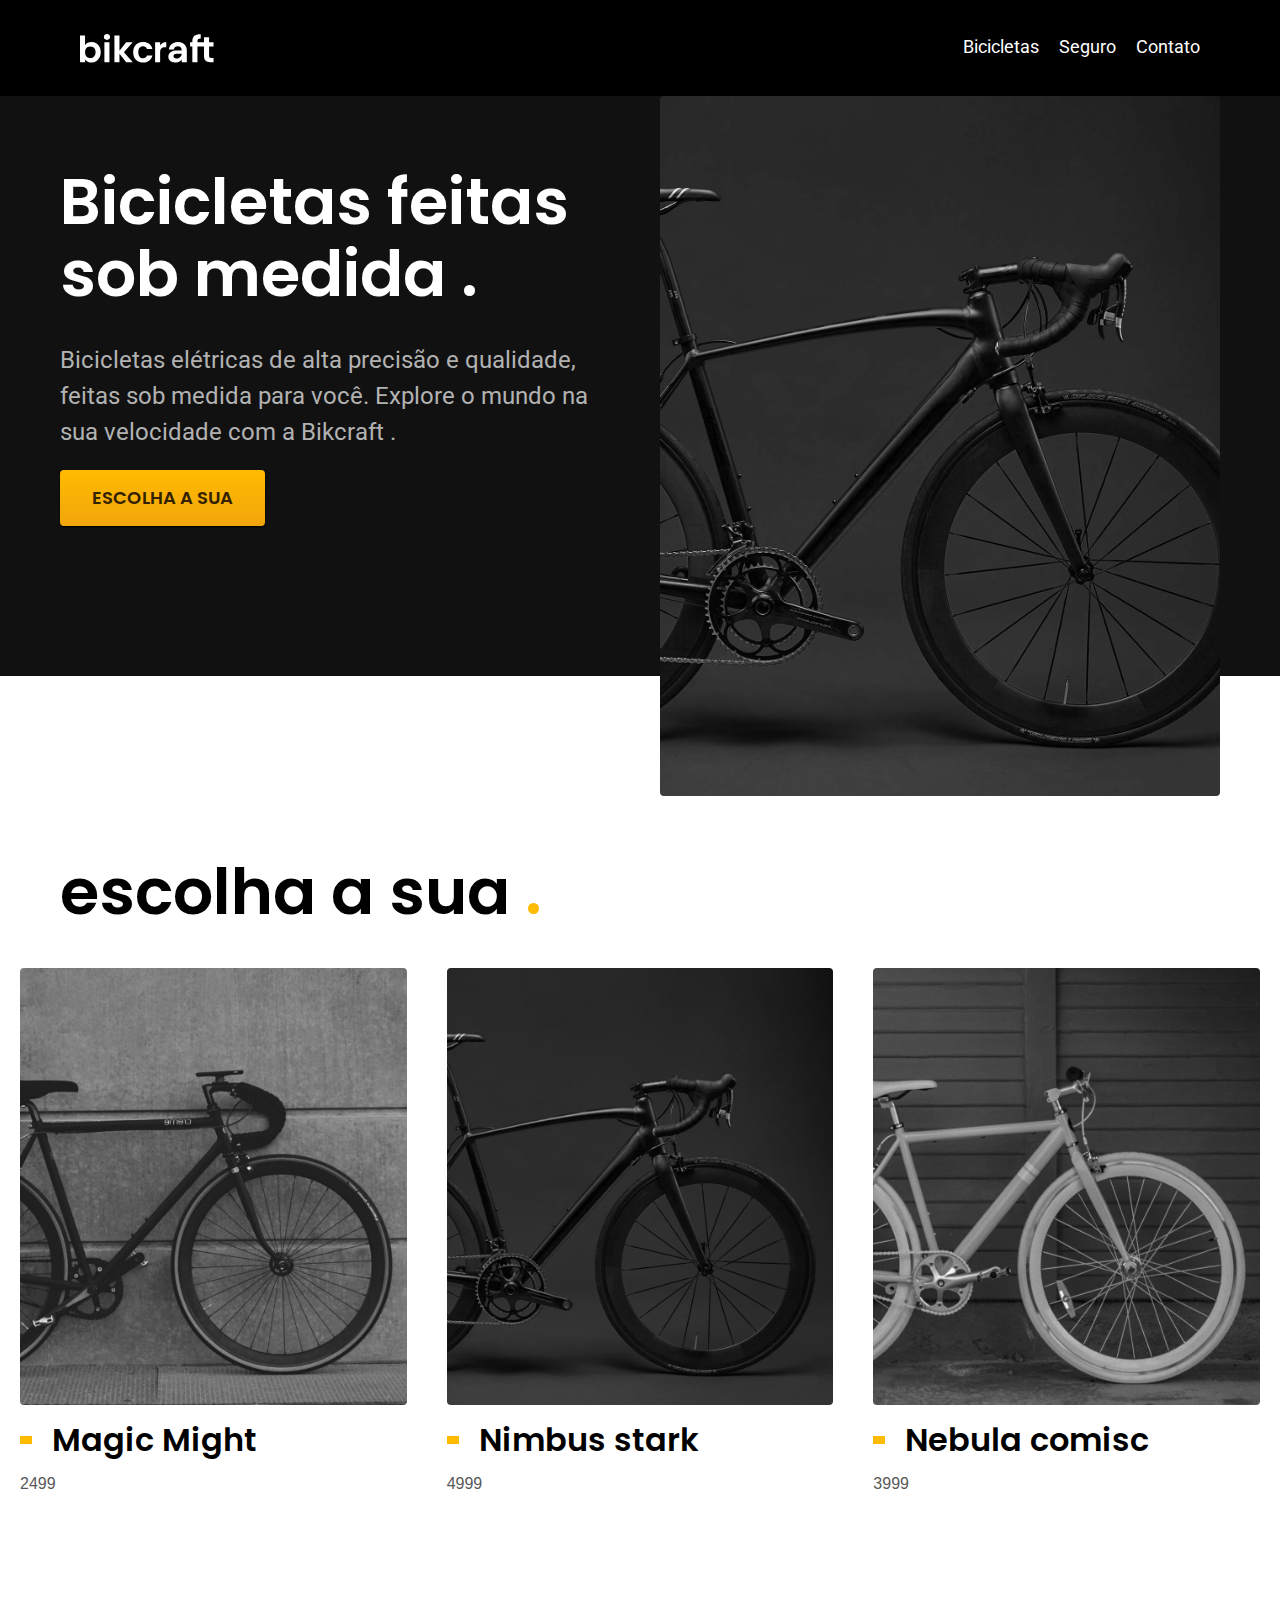
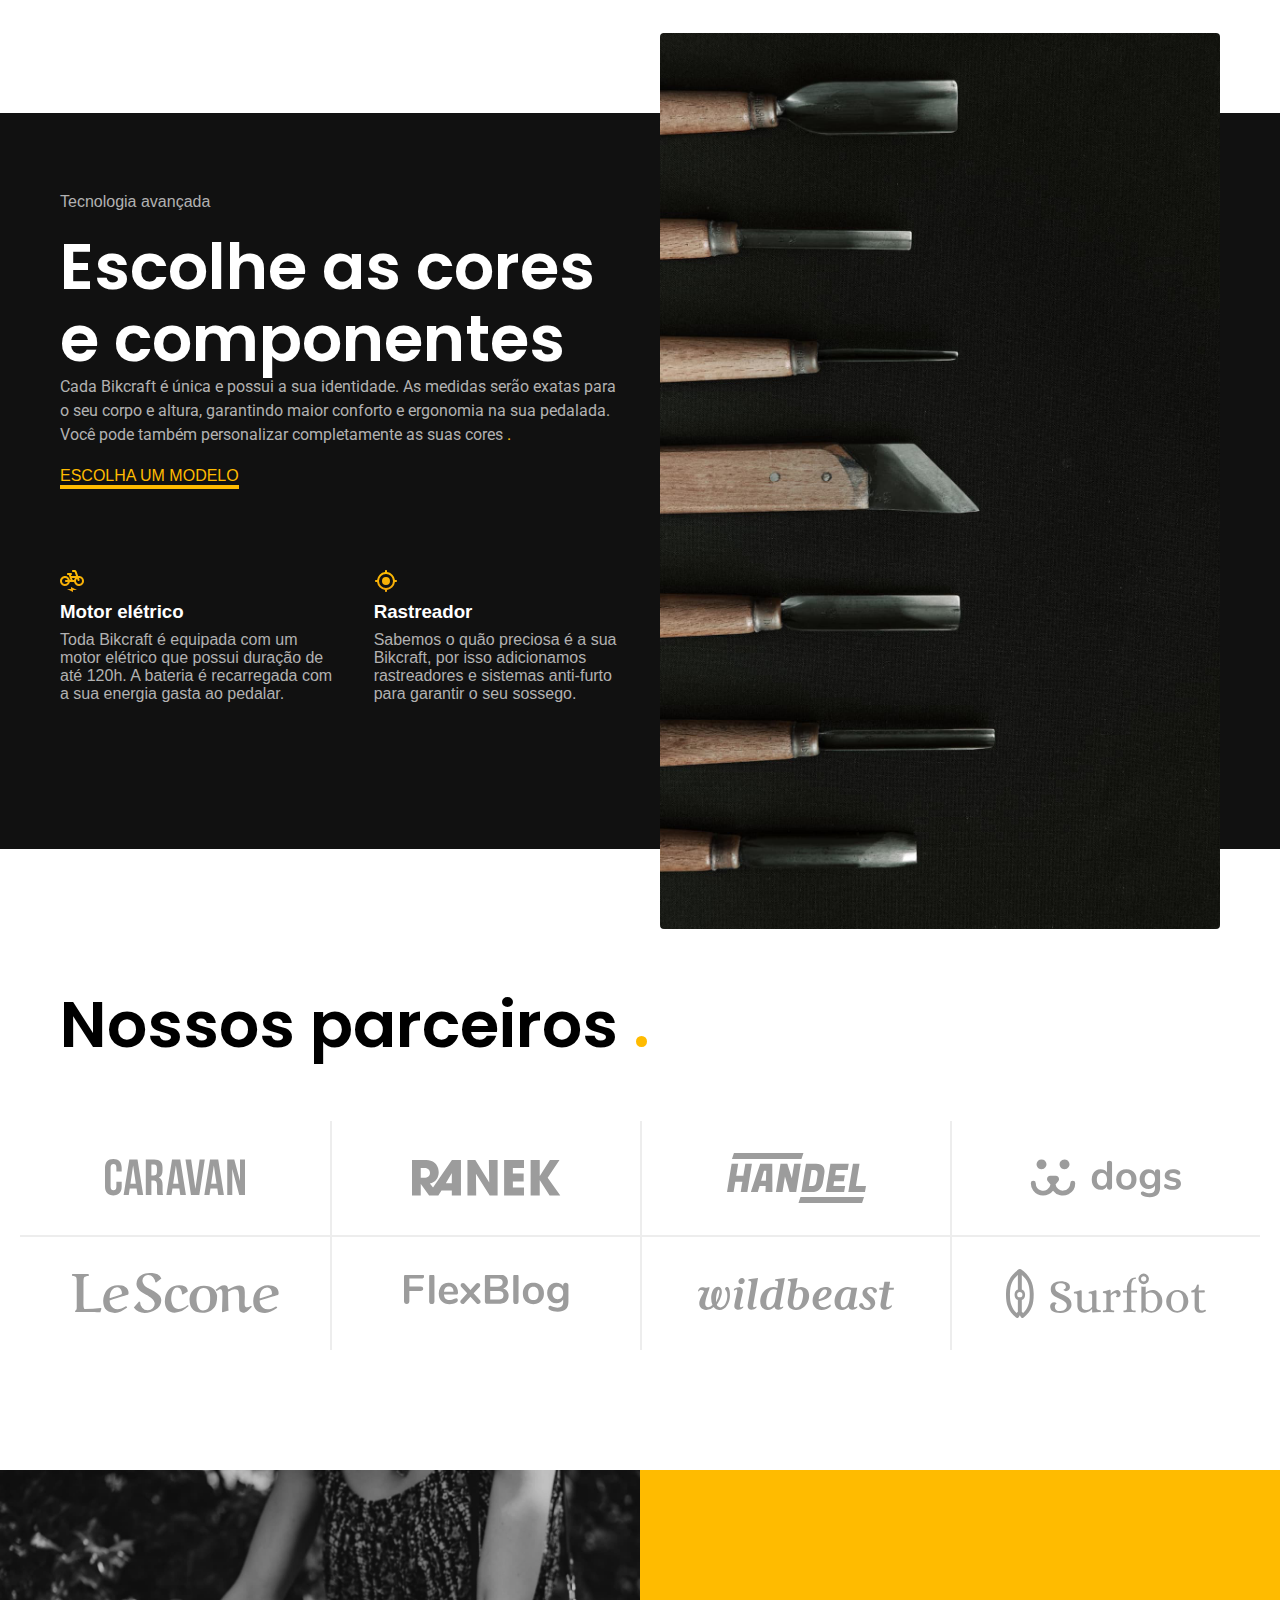
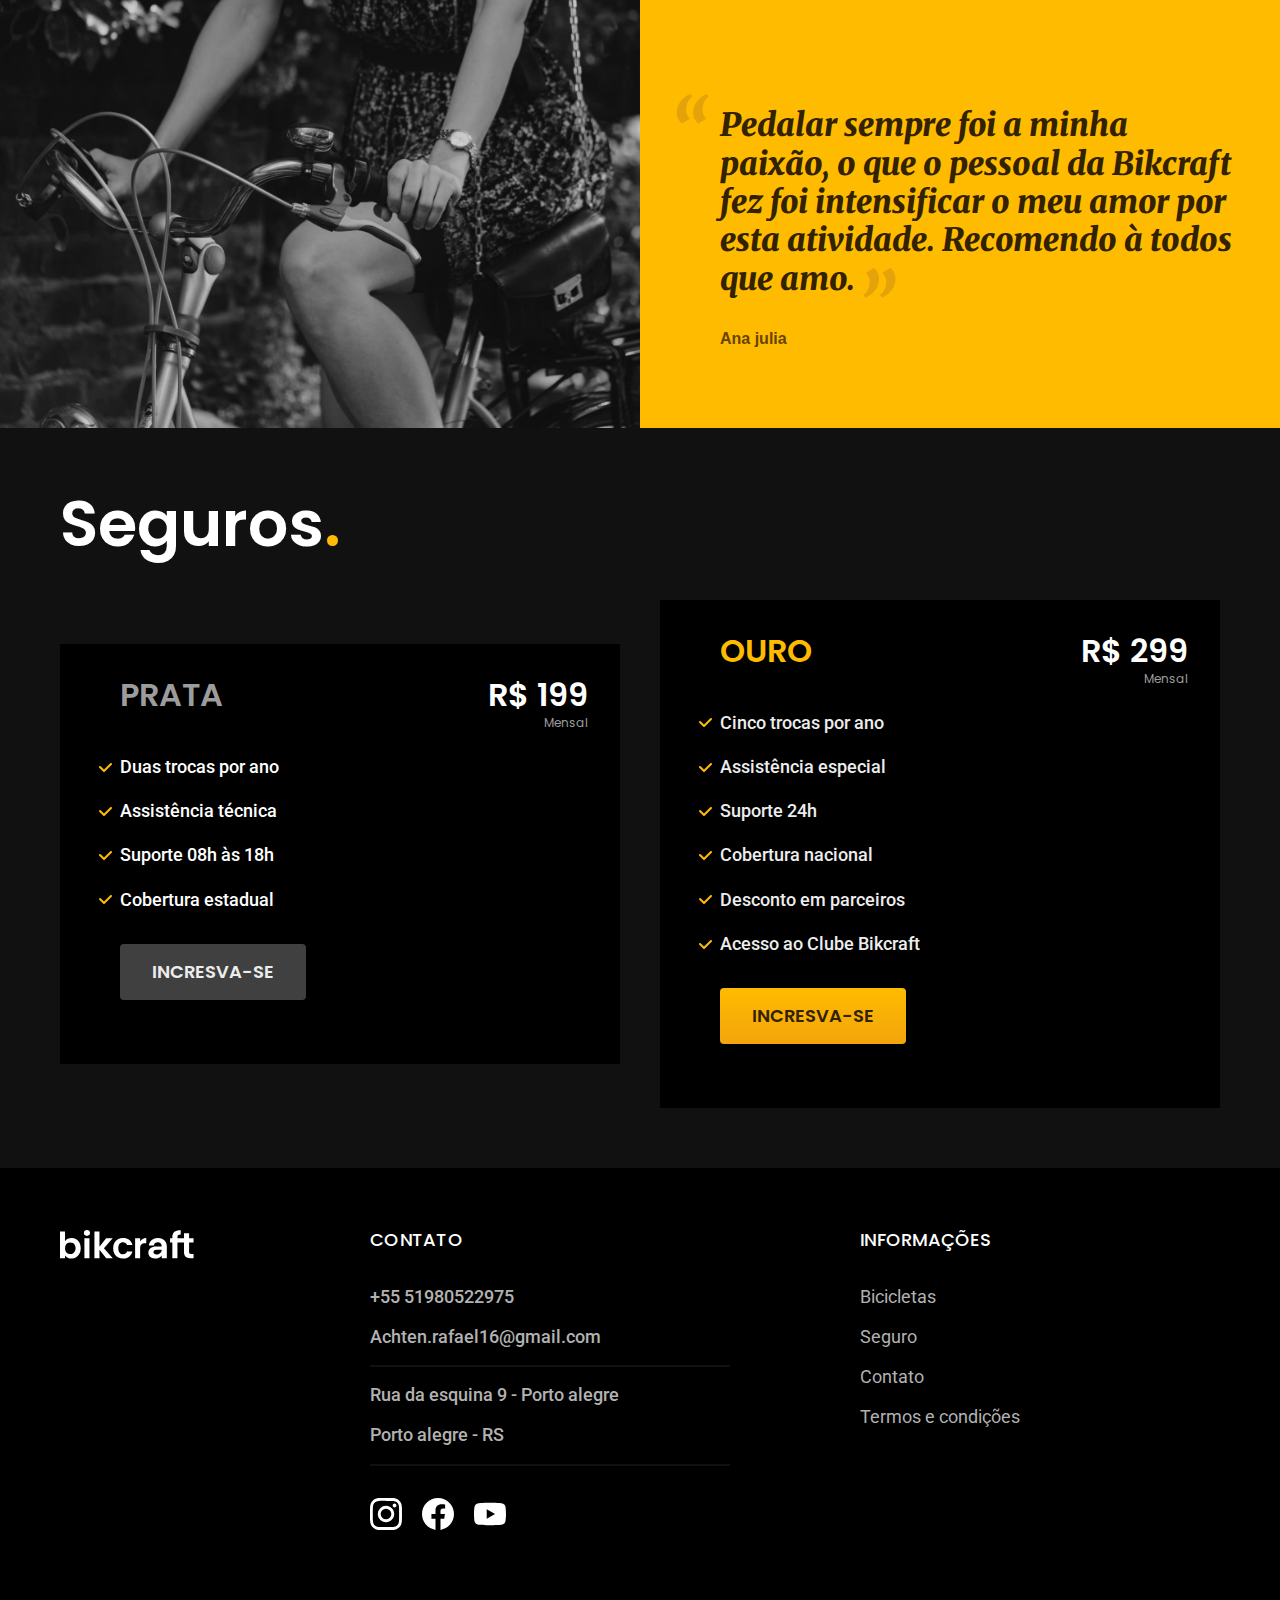
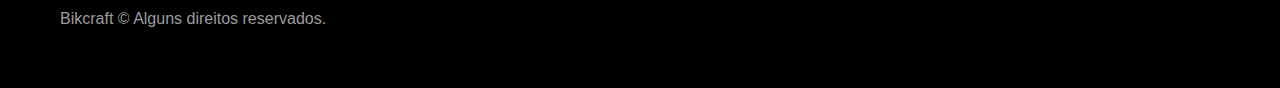
<file: index.html>
<!DOCTYPE html>
<html lang="pt-br">

<head>
    <meta charset="UTF-8">
    <meta http-equiv="X-UA-Compatible" content="IE=edge">
    <meta name="viewport" content="width=device-width, initial-scale=1.0">
    <title>Bikecraft - Bicicletas elétricas</title>
    <link rel="preconnect" href="https://fonts.googleapis.com">
    <link rel="preconnect" href="https://fonts.gstatic.com" crossorigin>
    <link href="https://fonts.googleapis.com/css2?family=Merriweather:ital,wght@1,900&family=Poppins:wght@400;500;600;700&family=Roboto:wght@400;500;700&display=swap" rel="stylesheet">



    <link rel="stylesheet" href="./css/style.css">
    <link rel="stylesheet" href="/bicicletas/bicicletas-lista.css">
</head>

<body>
    <header class="header-bg">
        <div class="header container">
            <a href="./"> <img src="./imgs/bikcraft.svg" alt="Bikecraft"> </a>

            <nav area-label="primaria">
                <ul class="header-menu  font-1-m">
                    <li>
                        <a href="/bicletas.html">Bicicletas</a>
                        <a href="/seguros.html">Seguro</a>
                        <a href="/bicletas.html">Contato</a>
                    </li>
                </ul>
            </nav>
        </div>
    </header>


    <main class="introducao-bg">
        <div class="introducao container">
            <div class="introducao-conteudo">
                <h1 class="font-1-xxl cor-0">Bicicletas feitas sob medida<span> . </span></h1>
                <p class="font-2-l cor-5">Bicicletas elétricas de alta precisão e qualidade, feitas sob medida para você. Explore o mundo na sua velocidade com a Bikcraft .
                </p>
                <a href="./bike.html" class="botao">Escolha a sua</a>
            </div>
            <div class="bikezin">
                <img src="./imgs/intro.jpg" alt="bike preta e.etrica">
            </div>
        </div>
    </main>

    <article class="bicicleta-lista">
        <h2 class=" container font-1-xxl "> escolha a sua <span class=" cor-p1"> .</span> </h2>
        <ul class="bicicleta-lista1">
            <li>
                <a href="./bicicletas/magic.html">
                    <img src="./imgs/magic-home.jpg" alt="bicicletapreta">
                    <h3 class="font-1-xl">Magic Might</h3>
                    <span class="font-2m cor-8">2499</span>
                </a>
            </li>
            <li>
                <a href="./bicicletas/magic.html">
                    <img src="./imgs/nimbus-home.jpg" alt="bicicletapreta">
                    <h3 class="font-1-xl">Nimbus stark</h3>
                    <span class="font-2m cor-8">4999 </span>
                </a>
            </li>
            <li>
                <a href="./bicicletas/magic.html">
                    <img src="./imgs/nebula-home.jpg" alt="bicicletapreta">
                    <h3 class="font-1-xl">Nebula comisc</h3>
                    <span class="font-2m cor-8">3999</span>
                </a>
            </li>
        </ul>
    </article>

    <article class="tecnologia-bg">
        <div class="tecnologia container">
            <div class="tecnologia-conteudo">
                <span class="font 2-l-b cor-5">Tecnologia avançada</span>
                <h2 class="font-1-xxl cor-0">Escolhe as cores e componentes</h2>
                <p class="font-2-l cor-5">Cada Bikcraft é única e possui a sua identidade. As medidas serão exatas para o seu corpo e altura, garantindo maior conforto e ergonomia na sua pedalada. Você pode também personalizar completamente as suas cores<span class="cor-p1"> .</span></p>
                <a href="./bicletas.html" class="link">Escolha um modelo</a>


                <div class="tecnologia-vantagens">
                    <div class="img1">
                        <img src="./imgs/eletrica.svg">
                        <h3 class="font-1m cor-0">Motor elétrico</h3>
                        <p class=" cor-5">Toda Bikcraft é equipada com um motor elétrico que possui duração de até 120h. A bateria é recarregada com a sua energia gasta ao pedalar.</p>
                    </div>

                    <div class="img1">
                        <img src="./imgs/rastreador.svg">
                        <h3 class="font-1m cor-0">Rastreador</h3>
                        <p class=" cor-5">Sabemos o quão preciosa é a sua Bikcraft, por isso adicionamos rastreadores e sistemas anti-furto para garantir o seu sossego.</p>

                    </div>
                </div>
            </div>
            <div class="tecnologia-imagem">
                <img src="/imgs/tecnologia.jpg" alt="faquinha cinza">
            </div>
        </div>
    </article>

    <section class="parceiros" aria-label="Nossos parceiros">
        <h2 class="container font-1-xxl">Nossos parceiros <span class="cor-p1">.</span></h2>
        <ul>
            <li><img src="./imgs/caravan.svg"> </li>
            <li><img src="./imgs/ranek.svg"> </li>
            <li><img src="./imgs/handel.svg"> </li>
            <li><img src="./imgs/dogs.svg"> </li>
            <li><img src="./imgs/lescone.svg"> </li>
            <li><img src="./imgs/flexblog.svg"> </li>
            <li><img src="./imgs/wildbeast.svg"> </li>
            <li><img src="./imgs/surfbot.svg"> </li>
        </ul>
    </section>


    <section class="depoimento" aria-label="Depoimento">
        <div>
            <img src="./imgs/depoimento.jpg">
        </div>
        <div class="depoimento-conteudo">
            <blockquote class="font-1-xl cor-p5">
                <p>Pedalar sempre foi a minha paixão, o que o pessoal da Bikcraft fez foi intensificar o meu amor por esta atividade. Recomendo à todos que amo.</p>
            </blockquote>
            <span class="font-1-m-b cor-p4">Ana julia</span>
        </div>
    </section>


    <article class="seguros-bg">
        <div class="seguros container">
            <h2 class="font-1-xxl cor-0">Seguros<span class="cor-p1">.</span></h2>
            <div class="seguros-item">
                <h3 class="font-1-xl cor-6">PRATA</h3>
                <span class="font-1-xl cor-0">R$ 199 <span class="font-1-xs cor-6">Mensal</span> </span>
                <ul class="font-2-m cor-0">
                    <li> Duas trocas por ano </li>
                    <li> Assistência técnica </li>
                    <li> Suporte 08h às 18h</li>
                    <li>Cobertura estadual</li>
                </ul>
                <a class="botao-secundario" href="./orcamento.html">Incresva-se</a>
            </div>
            <div class="seguros-item">

                <h3 class="font-1-xl cor-p1">OURO</h3>
                <span class="font-1-xl cor-0">R$ 299 <span class="font-1-xs cor-6">Mensal</span> </span>
                <ul class="font-2-m cor-2">
                    <li> Cinco trocas por ano </li>
                    <li> Assistência especial </li>
                    <li> Suporte 24h</li>
                    <li>Cobertura nacional</li>
                    <li>Desconto em parceiros</li>
                    <li>Acesso ao Clube Bikcraft</li>
                </ul>
                <a href="./orcamento.html" class="botao">Incresva-se</a>
            </div>
        </div>
    </article>

    <footer class="footer-bg">
        <div class="footer container">
            <img src="/imgs/bikcraft.svg">
            <div class="footer-contato">
                <h3 class="font-2-l-b cor-0">Contato</h3>
                <ul class="font-2-m cor-5">
                    <li> <a href="tel:+5551980522975">+55 51980522975</a></li>
                    <li> <a href="mailto:Achten.rafael16@gmail.com">Achten.rafael16@gmail.com</a></li>
                    <li>Rua da esquina 9 - Porto alegre</li>
                    <li>Porto alegre - RS</li>
                </ul>

                <div class="footer-redes">
                    <a href="./">
                        <img src="/imgs/instagram.svg">
                    </a>
                    <a href="./">
                        <img src="/imgs/facebook.svg">
                    </a>
                    <a href="./">
                        <img src="/imgs/youtube.svg">
                    </a>
                </div>
            </div>
            <div class="footer-informações">
                <h3 class="font-2-l-b cor-0">Informações</h3>
                <nav>
                    <ul class="font-1-m cor-5">
                        <li> <a href="./bicicletas.html">Bicicletas</a> </li>
                        <li> <a href="./seguro.html">Seguro</a> </li>
                        <li> <a href="./contato.html">Contato</a> </li>
                        <li> <a href="./termos.html">Termos e condições</a> </li>
                    </ul>
                </nav>
            </div>
            <p class="paragrafo font-2m cor-6">Bikcraft © Alguns direitos reservados.</p>
        </div>


    </footer>
</body>

</html>
</file>
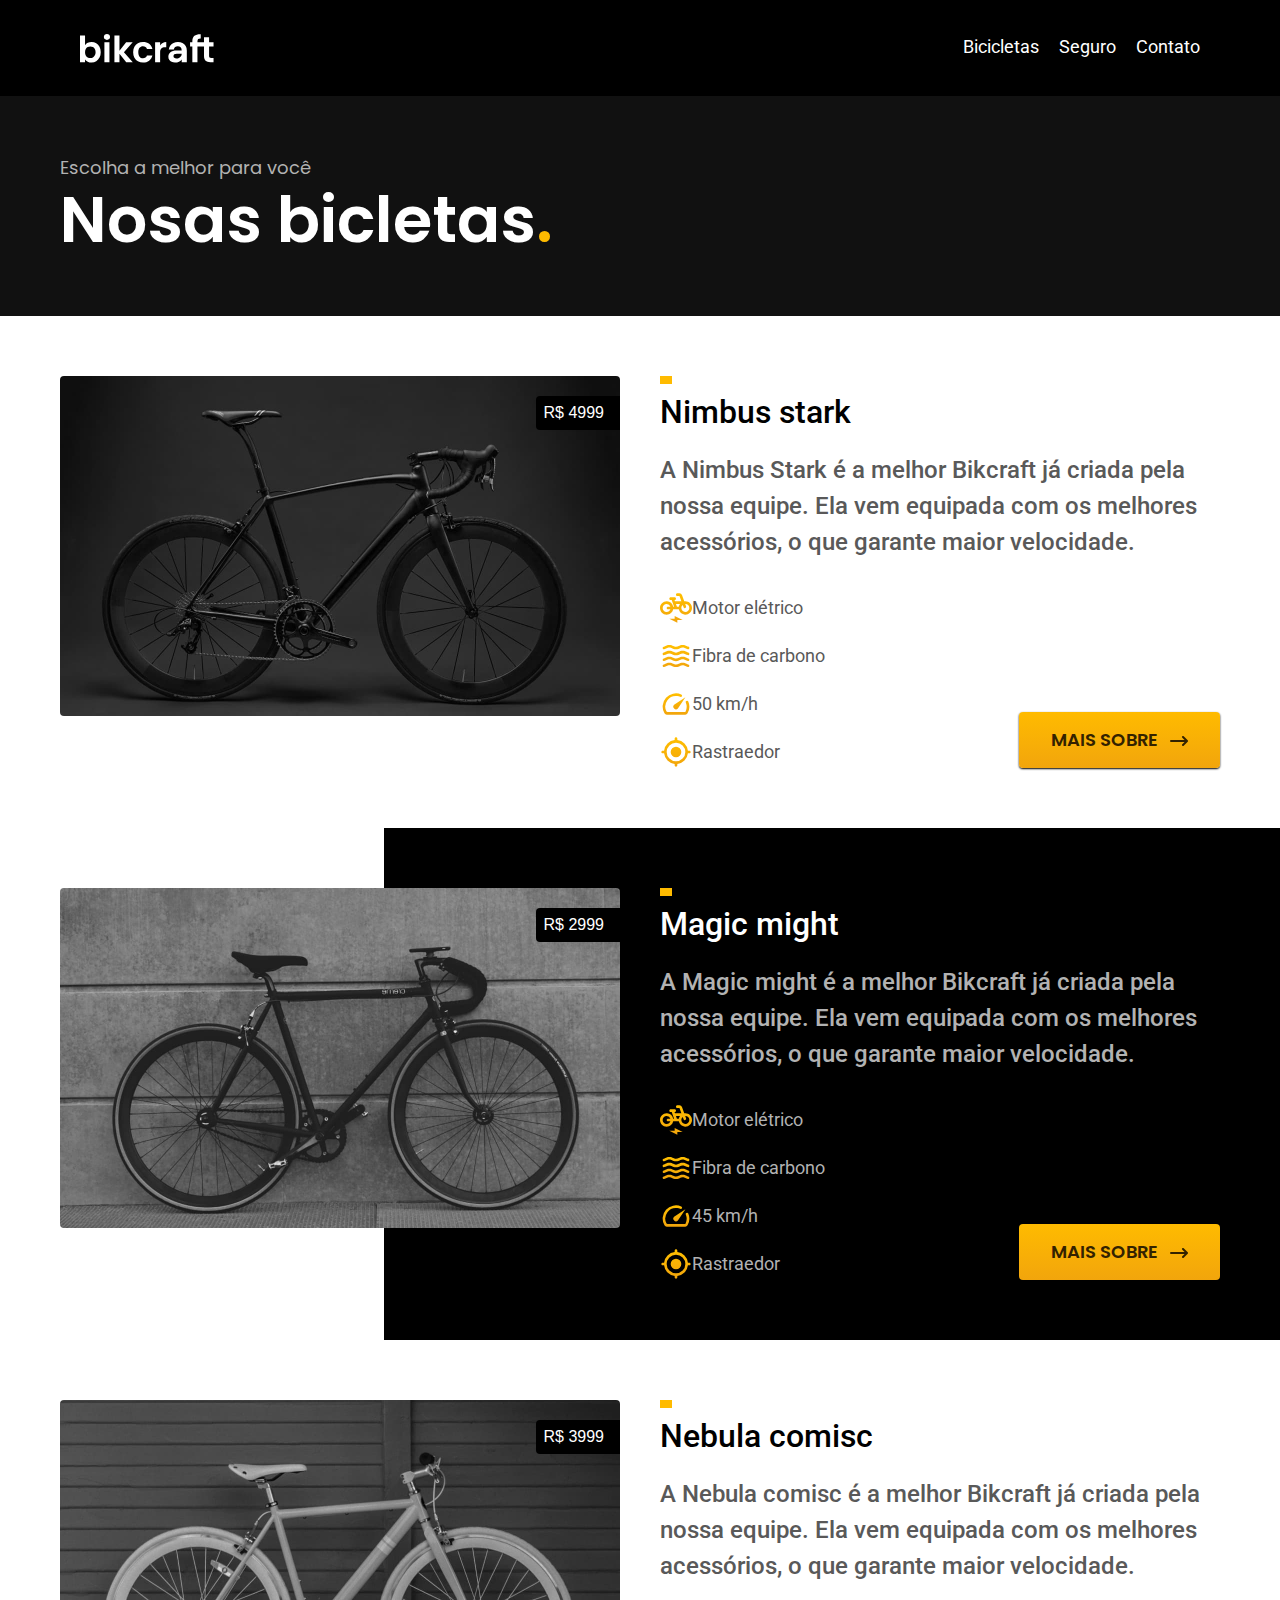
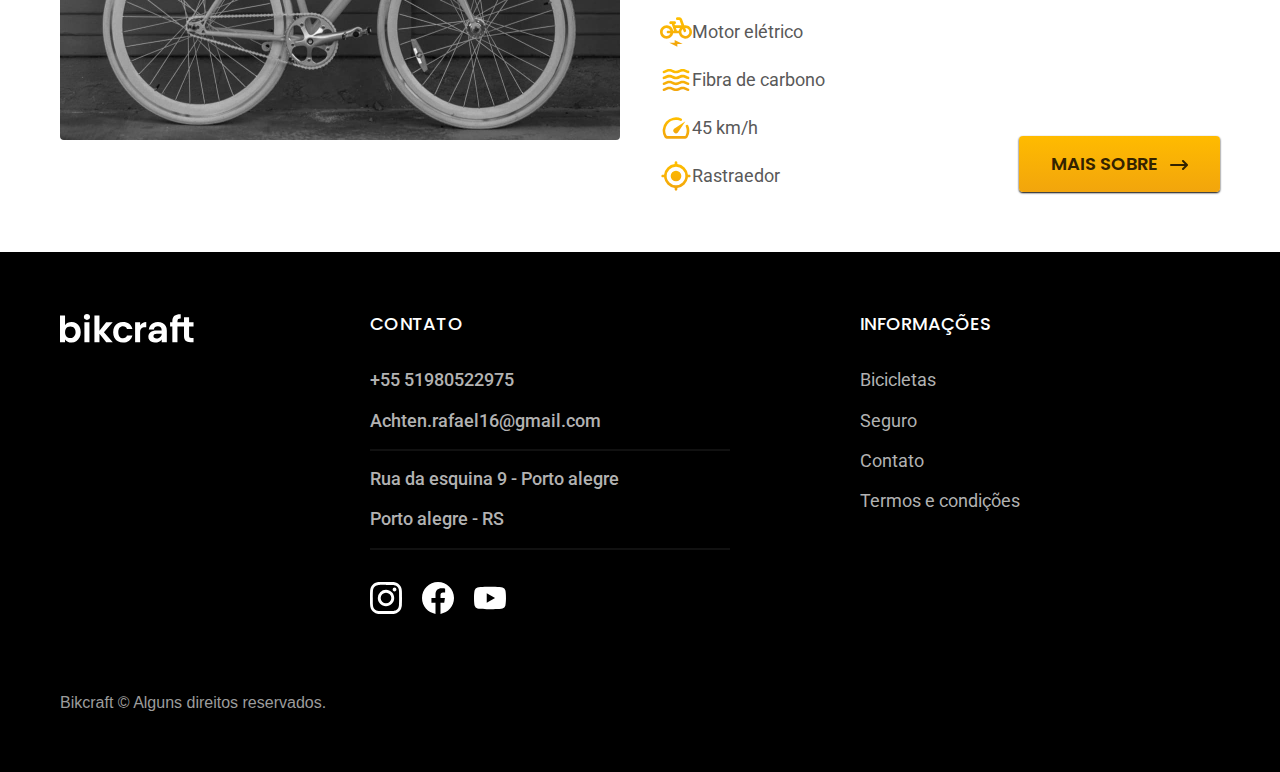
<file: bicletas.html>
<!DOCTYPE html>
<html lang="pt-br">

<head>
    <meta charset="UTF-8">
    <meta http-equiv="X-UA-Compatible" content="IE=edge">
    <meta name="viewport" content="width=device-width, initial-scale=1.0">
    <title>Bicletas</title>
    <link rel="preconnect" href="https://fonts.googleapis.com">
    <link rel="preconnect" href="https://fonts.gstatic.com" crossorigin>
    <link href="https://fonts.googleapis.com/css2?family=Merriweather:ital,wght@1,900&family=Poppins:wght@400;500;600;700&family=Roboto:wght@400;500;700&display=swap" rel="stylesheet">



    <link rel="stylesheet" href="./css/style.css">
    <link rel="stylesheet" href="/bicicletas/bicicletas-lista.css">
</head>

<body id="bicletas">
    <header class="header-bg">
        <div class="header container">
            <a href="./"> <img src="./imgs/bikcraft.svg" alt="Bikecraft"> </a>

            <nav area-label="primaria">
                <ul class="header-menu  font-1-m">
                    <li>
                        <a href="/bicletas.html">Bicicletas</a>
                        <a href="/seguros.html">Seguro</a>
                        <a href="./bike.html">Contato</a>
                    </li>
                </ul>
            </nav>
        </div>
    </header>



    <main>
        <div class="titulo-bg">
            <div class="titulo container">
                <p class="font-2-l-b cor-5">Escolha a melhor para você</p>
                <h1 class="font-1-xxl cor-0"> Nosas bicletas<span class=cor-p1>.</span></h1>
            </div>
        </div>

        <div>
            <div class="bicicletas container">
                <div class="bicicletas-imagem">
                    <img src="/imgs/nimbusa.jpg">
                    <span class="font-2m cor-0"> R$ 4999</span>
                </div>
                <div class="bicicletas-conteudo">
                    <h2 class="font-2-xl">Nimbus stark</h2>
                    <p class="font-2-s cor-8">A Nimbus Stark é a melhor Bikcraft já criada pela nossa equipe. Ela vem equipada com os melhores acessórios, o que garante maior velocidade.</p>
                    <ul class="font-1-m cor-8">
                        <li> <img src="/imgs/eletrica.svg">
                            Motor elétrico </li>
                        <li> <img src="/imgs/carbono.svg">
                            Fibra de carbono </li>
                        <li> <img src="/imgs/velocidade.svg">
                            50 km/h </li>
                        <li> <img src="/imgs/rastreador.svg">
                            Rastraedor </li>
                    </ul>
                    <a class="botao seta" href="./bicletas/nimbus.html">Mais sobre</a>
                </div>
            </div>
        </div>
        <div class="bicicletas-bg">
            <div class="bicicletas container">
                <div class="bicicletas-imagem">
                    <img src="/imgs/magica.jpg">
                    <span class="font-2m cor-0"> R$ 2999</span>
                </div>
                <div class="bicicletas-conteudo">
                    <h2 class="font-2-xl cor-0">Magic might</h2>
                    <p class="font-2-s cor-5">A Magic might é a melhor Bikcraft já criada pela nossa equipe. Ela vem equipada com os melhores acessórios, o que garante maior velocidade.</p>
                    <ul class="font-1-m cor-5">
                        <li> <img src="/imgs/eletrica.svg">
                            Motor elétrico </li>
                        <li> <img src="/imgs/carbono.svg">
                            Fibra de carbono </li>
                        <li> <img src="/imgs/velocidade.svg">
                            45 km/h </li>
                        <li> <img src="/imgs/rastreador.svg">
                            Rastraedor </li>
                    </ul>
                    <a class="botao seta" href="./bicletas/magic.html">Mais sobre</a>

                </div>
            </div>
        </div>
        <div>
            <div class="bicicletas container">
                <div class="bicicletas-imagem">
                    <img src="/imgs/nebulaz.jpg">
                    <span class="font-2m cor-0"> R$ 3999</span>
                </div>
                <div class="bicicletas-conteudo">
                    <h2 class="font-2-xl">Nebula comisc</h2>
                    <p class="font-2-s cor-8">A Nebula comisc é a melhor Bikcraft já criada pela nossa equipe. Ela vem equipada com os melhores acessórios, o que garante maior velocidade.</p>
                    <ul class="font-1-m cor-8">
                        <li> <img src="/imgs/eletrica.svg">
                            Motor elétrico
                        </li>
                        <li> <img src="/imgs/carbono.svg">
                            Fibra de carbono
                        </li>
                        <li> <img src="/imgs/velocidade.svg">
                            45 km/h </li>

                        <li> <img src="/imgs/rastreador.svg">
                            Rastraedor </li>

                    </ul>

                    <a class="botao seta" href="./bicletas/nebula.html">Mais sobre</a>
                </div>
            </div>
        </div>

    </main>










    <footer class="footer-bg">
        <div class="footer container">
            <img src="/imgs/bikcraft.svg">
            <div class="footer-contato">
                <h3 class="font-2-l-b cor-0">Contato</h3>
                <ul class="font-2-m cor-5">
                    <li> <a href="tel:+5551980522975">+55 51980522975</a></li>
                    <li> <a href="mailto:Achten.rafael16@gmail.com">Achten.rafael16@gmail.com</a></li>
                    <li>Rua da esquina 9 - Porto alegre</li>
                    <li>Porto alegre - RS</li>
                </ul>

                <div class="footer-redes">
                    <a href="./">
                        <img src="/imgs/instagram.svg">
                    </a>
                    <a href="./">
                        <img src="/imgs/facebook.svg">
                    </a>
                    <a href="./">
                        <img src="/imgs/youtube.svg">
                    </a>
                </div>
            </div>
            <div class="footer-informações">
                <h3 class="font-2-l-b cor-0">Informações</h3>
                <nav>
                    <ul class="font-1-m cor-5">
                        <li> <a href="./bicicletas.html">Bicicletas</a> </li>
                        <li> <a href="./seguro.html">Seguro</a> </li>
                        <li> <a href="./contato.html">Contato</a> </li>
                        <li> <a href="./termos.html">Termos e condições</a> </li>
                    </ul>
                </nav>
            </div>
            <p class="paragrafo font-2m cor-6">Bikcraft © Alguns direitos reservados.</p>
        </div>


    </footer>
</body>

</html>
</file>
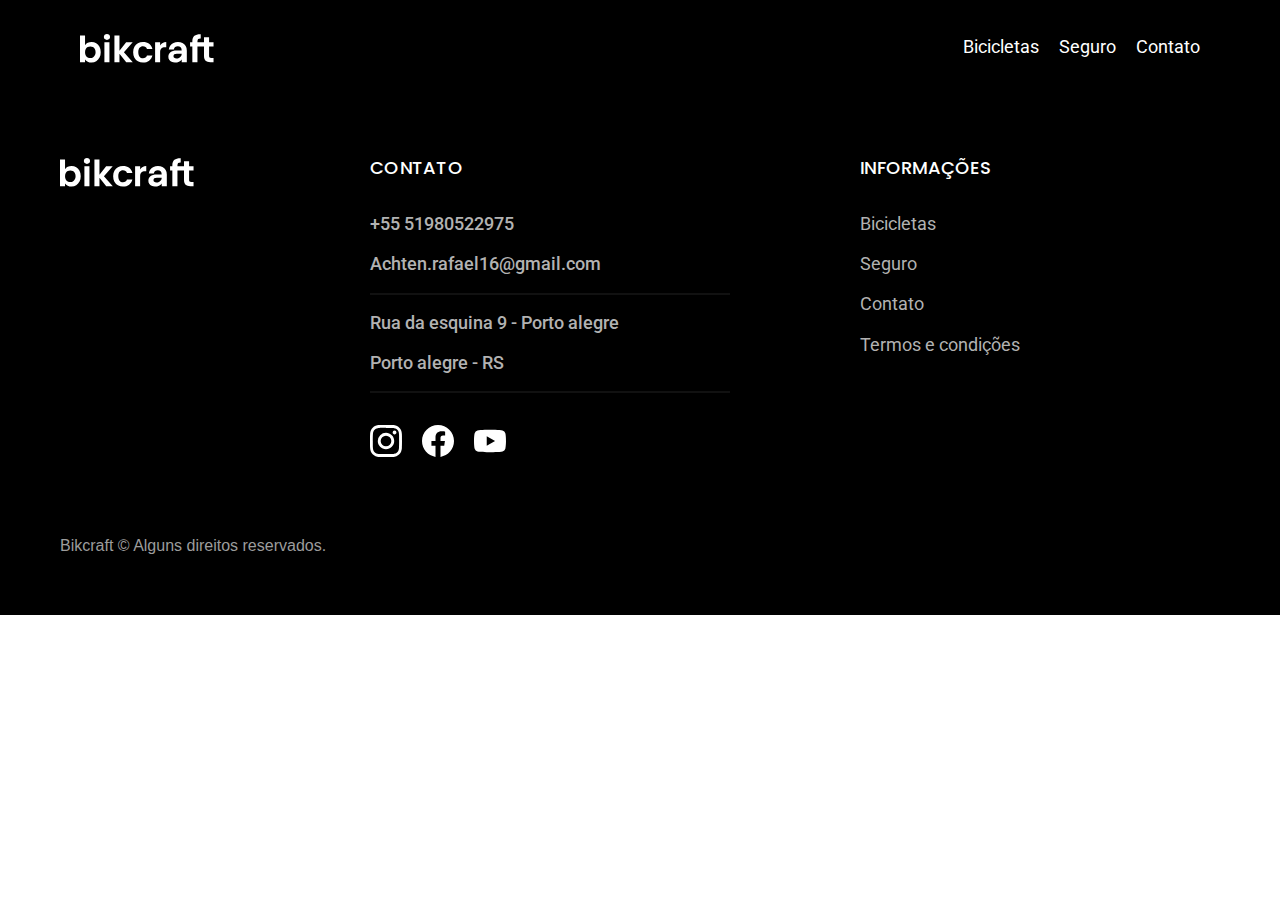
<file: seguros.html>
<!DOCTYPE html>
<html lang="pt-br">

<head>
    <meta charset="UTF-8">
    <meta http-equiv="X-UA-Compatible" content="IE=edge">
    <meta name="viewport" content="width=device-width, initial-scale=1.0">
    <title>Seguros</title>
    <link rel="preconnect" href="https://fonts.googleapis.com">
    <link rel="preconnect" href="https://fonts.gstatic.com" crossorigin>
    <link href="https://fonts.googleapis.com/css2?family=Merriweather:ital,wght@1,900&family=Poppins:wght@400;500;600;700&family=Roboto:wght@400;500;700&display=swap" rel="stylesheet">



    <link rel="stylesheet" href="./css/style.css">
    <link rel="stylesheet" href="/bicicletas/bicicletas-lista.css">
</head>

<body>
    <header class="header-bg">
        <div class="header container">
            <a href="./"> <img src="./imgs/bikcraft.svg" alt="Bikecraft"> </a>

            <nav area-label="primaria">
                <ul class="header-menu  font-1-m">
                    <li>
                        <a href="./bicletas.html">Bicicletas</a>
                        <a href="./bicletas.html">Seguro</a>
                        <a href="/bicletas.html">Contato</a>
                    </li>
                </ul>
            </nav>
        </div>
    </header>










    <footer class="footer-bg">
        <div class="footer container">
            <img src="/imgs/bikcraft.svg">
            <div class="footer-contato">
                <h3 class="font-2-l-b cor-0">Contato</h3>
                <ul class="font-2-m cor-5">
                    <li> <a href="tel:+5551980522975">+55 51980522975</a></li>
                    <li> <a href="mailto:Achten.rafael16@gmail.com">Achten.rafael16@gmail.com</a></li>
                    <li>Rua da esquina 9 - Porto alegre</li>
                    <li>Porto alegre - RS</li>
                </ul>

                <div class="footer-redes">
                    <a href="./">
                        <img src="/imgs/instagram.svg">
                    </a>
                    <a href="./">
                        <img src="/imgs/facebook.svg">
                    </a>
                    <a href="./">
                        <img src="/imgs/youtube.svg">
                    </a>
                </div>
            </div>
            <div class="footer-informações">
                <h3 class="font-2-l-b cor-0">Informações</h3>
                <nav>
                    <ul class="font-1-m cor-5">
                        <li> <a href="./bicicletas.html">Bicicletas</a> </li>
                        <li> <a href="./seguro.html">Seguro</a> </li>
                        <li> <a href="./contato.html">Contato</a> </li>
                        <li> <a href="./termos.html">Termos e condições</a> </li>
                    </ul>
                </nav>
            </div>
            <p class="paragrafo font-2m cor-6">Bikcraft © Alguns direitos reservados.</p>
        </div>


    </footer>
</body>

</html>
</file>
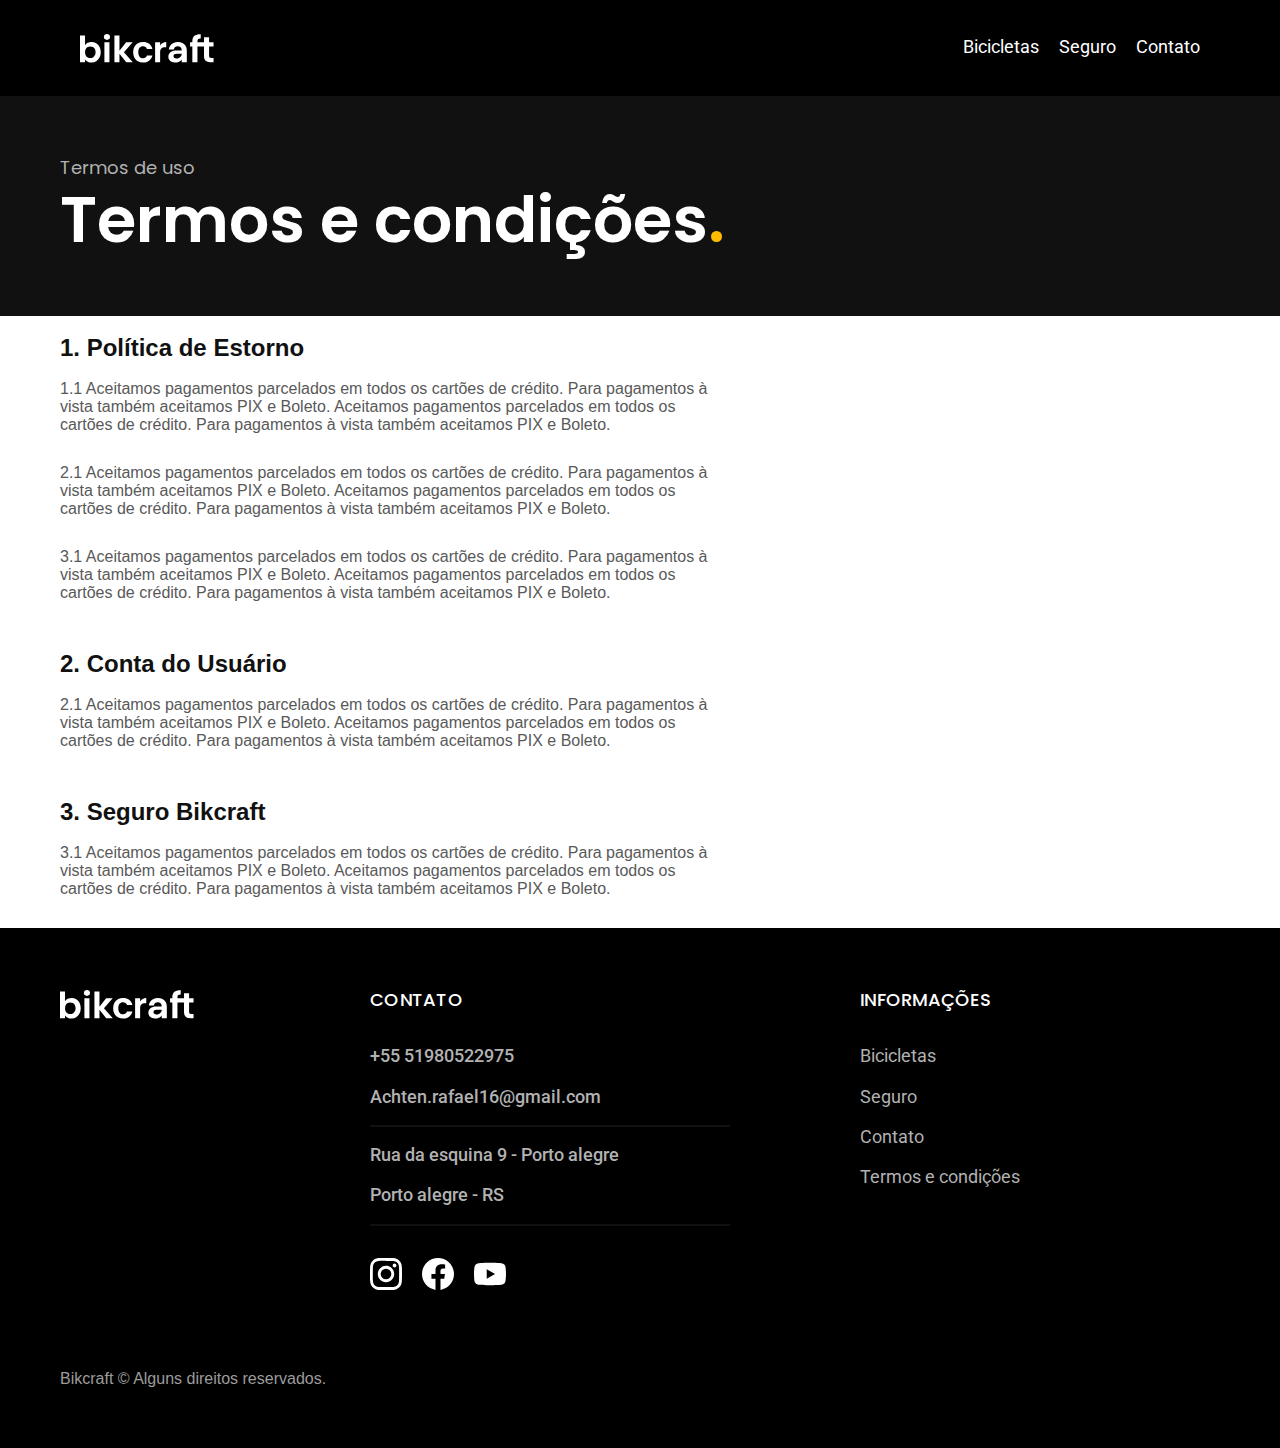
<file: termos.html>
<!DOCTYPE html>
<html lang="pt-br">

<head>
    <meta charset="UTF-8">
    <meta http-equiv="X-UA-Compatible" content="IE=edge">
    <meta name="viewport" content="width=device-width, initial-scale=1.0">
    <title>Termos e condições</title>
    <link rel="preconnect" href="https://fonts.googleapis.com">
    <link rel="preconnect" href="https://fonts.gstatic.com" crossorigin>
    <link href="https://fonts.googleapis.com/css2?family=Merriweather:ital,wght@1,900&family=Poppins:wght@400;500;600;700&family=Roboto:wght@400;500;700&display=swap" rel="stylesheet">



    <link rel="stylesheet" href="./css/style.css">
    <link rel="stylesheet" href="/bicicletas/bicicletas-lista.css">
</head>

<body>
    <header class="header-bg">
        <div class="header container">
            <a href="./"> <img src="./imgs/bikcraft.svg" alt="Bikecraft"> </a>

            <nav area-label="primaria">
                <ul class="header-menu  font-1-m">
                    <li>
                        <a href="./bicletas.html">Bicicletas</a>
                        <a href="/seguros.html">Seguro</a>
                        <a href="/bicletas.html">Contato</a>
                    </li>
                </ul>
            </nav>
        </div>
    </header>



    <main>
        <div class="titulo-bg">
            <div class="titulo container">
                <p class="font-2-l-b cor-5">Termos de uso</p>
                <h1 class="font-1-xxl cor-0"> Termos e condições<span class=cor-p1>.</span></h1>
            </div>
        </div>

        <div class="termos font-2-l-m  cor-8 container ">
            <h2 class="font-1-l cor-11">1. Política de Estorno</h2>
            <p>1.1 Aceitamos pagamentos parcelados em todos os cartões de crédito. Para pagamentos à vista também aceitamos PIX e Boleto. Aceitamos pagamentos parcelados em todos os cartões de crédito. Para pagamentos à vista também aceitamos PIX e Boleto. </p>
            <p>2.1 Aceitamos pagamentos parcelados em todos os cartões de crédito. Para pagamentos à vista também aceitamos PIX e Boleto. Aceitamos pagamentos parcelados em todos os cartões de crédito. Para pagamentos à vista também aceitamos PIX e Boleto.</p>
            <p>3.1 Aceitamos pagamentos parcelados em todos os cartões de crédito. Para pagamentos à vista também aceitamos PIX e Boleto. Aceitamos pagamentos parcelados em todos os cartões de crédito. Para pagamentos à vista também aceitamos PIX e Boleto.</p>
            <h2 class="font-1-l-b cor-11">2. Conta do Usuário</h2>
            <p>2.1 Aceitamos pagamentos parcelados em todos os cartões de crédito. Para pagamentos à vista também aceitamos PIX e Boleto. Aceitamos pagamentos parcelados em todos os cartões de crédito. Para pagamentos à vista também aceitamos PIX e Boleto.</p>
            <h2 class="font-1-l cor-11">3. Seguro Bikcraft</h2>
            <p>3.1 Aceitamos pagamentos parcelados em todos os cartões de crédito. Para pagamentos à vista também aceitamos PIX e Boleto. Aceitamos pagamentos parcelados em todos os cartões de crédito. Para pagamentos à vista também aceitamos PIX e Boleto.</p>
        </div>
    </main>










    <footer class="footer-bg">
        <div class="footer container">
            <img src="/imgs/bikcraft.svg">
            <div class="footer-contato">
                <h3 class="font-2-l-b cor-0">Contato</h3>
                <ul class="font-2-m cor-5">
                    <li> <a href="tel:+5551980522975">+55 51980522975</a></li>
                    <li> <a href="mailto:Achten.rafael16@gmail.com">Achten.rafael16@gmail.com</a></li>
                    <li>Rua da esquina 9 - Porto alegre</li>
                    <li>Porto alegre - RS</li>
                </ul>

                <div class="footer-redes">
                    <a href="./">
                        <img src="/imgs/instagram.svg">
                    </a>
                    <a href="./">
                        <img src="/imgs/facebook.svg">
                    </a>
                    <a href="./">
                        <img src="/imgs/youtube.svg">
                    </a>
                </div>
            </div>
            <div class="footer-informações">
                <h3 class="font-2-l-b cor-0">Informações</h3>
                <nav>
                    <ul class="font-1-m cor-5">
                        <li> <a href="./bicicletas.html">Bicicletas</a> </li>
                        <li> <a href="./seguro.html">Seguro</a> </li>
                        <li> <a href="./contato.html">Contato</a> </li>
                        <li> <a href="./termos.html">Termos e condições</a> </li>
                    </ul>
                </nav>
            </div>
            <p class="paragrafo font-2m cor-6">Bikcraft © Alguns direitos reservados.</p>
        </div>


    </footer>
</body>

</html>
</file>
<file: css/style.css>
@import "./global/header.css";
@import "./global/globa.css";
@import "./global/introducao.css";
@import "./utilidades/componentes.css";
@import "./utilidades/tipografia.css";
@import "./utilidades/cores.css";
@import "./global/tecnologia.css";
@import "./global/parceiro.css";
@import "./global/depoimento.css";
@import "./global/seguros.css";
@import "./global/footer.css";
@import "./global/termos.css";
@import "/bicicletas/bicletas.css";

body {
  margin: 0;
  padding: 0%;
  box-sizing: border-box;
  font-family: Arial, Helvetica, sans-serif;
}
img {
  max-width: 100%;
  display: block;
}

.header-bg {
  background-color: #000;
}
a {
  text-decoration: none;
}
ul {
  margin: 0px;
  padding: 0px;
  list-style: none;
}
.header {
  display: flex;
  justify-content: space-between;
  align-items: center;
  padding: 20px;
  max-width: 1160px;
  box-sizing: border-box;
  margin: 0 auto;
  flex-wrap: wrap;
}
.header-menu li {
  display: flex;
  gap: 20px;
  flex-wrap: wrap;
}
.header-menu a {
  display: inline-block;
  color: #fff;
  font-size: 1.1rem;
  padding: 16px 0px;
  margin-top: 0;
  position: relative;
}
.header-menu a:after {
  content: "";
  display: block;
  height: 2px;
  width: 0%;
  background: #fff;
  margin-top: 4px;
  position: absolute;
}
.header-menu a:hover:after {
  width: 100%;
  transition: 0.3s;
}
.header-menu a:hover {
  background: #2e2e2e;
}
@media (max-width: 800px) {
  .header-menu a {
    background: #111;
    padding: 12px 16px;
    border-radius: 4px;
  }
}
@media (max-width: 600px) {
  .header-menu {
    display: flex;
    gap: 12px;
  }
  .header-menu a {
    padding: 8px 12px;
    font-size: 14px;
  }
  .header-menu a:after {
    display: none;
  }
}
</file>
<file: bicicletas/bicicletas-lista.css>
.bicicleta-lista {
  padding-top: 60px;
  padding-bottom: 120px;
}
.bicicleta-lista1 {
  display: flex;
  gap: 40px;
  padding: 0 20px 20px 20px;
  max-width: 1440px;
  margin-left: auto;
  margin-right: auto;

  overflow-x: auto;
}
.bicicleta-lista1 li {
  min-width: 280px;
  flex: 1;
}
.bicicleta-lista h2 {
  margin-bottom: 40px;
}
.bicicleta-lista a {
  display: block;
}
.bicicleta-lista img {
  margin-bottom: 16px;
}
.bicicleta-lista h3 {
  margin-bottom: 16px;
  display: flex;
  align-items: center;
}
.bicicleta-lista h3::before {
  content: "";
  display: inline-block;
  height: 8px;
  width: 12px;
  background-color: var(--cor-p1);
  margin-right: 20px;
  transition: width 0.2s;
}

.bicicleta-lista a:hover h3::before {
  width: 24px;
}

.bicleta-lista li span {
  padding-left: 20px;
}
@media (max-width: 800px) {
  .bicicleta-lista {
    padding-bottom: 60px;
  }
  .bicicleta lista ul {
    gap: 20px;
  }
}
</file>
